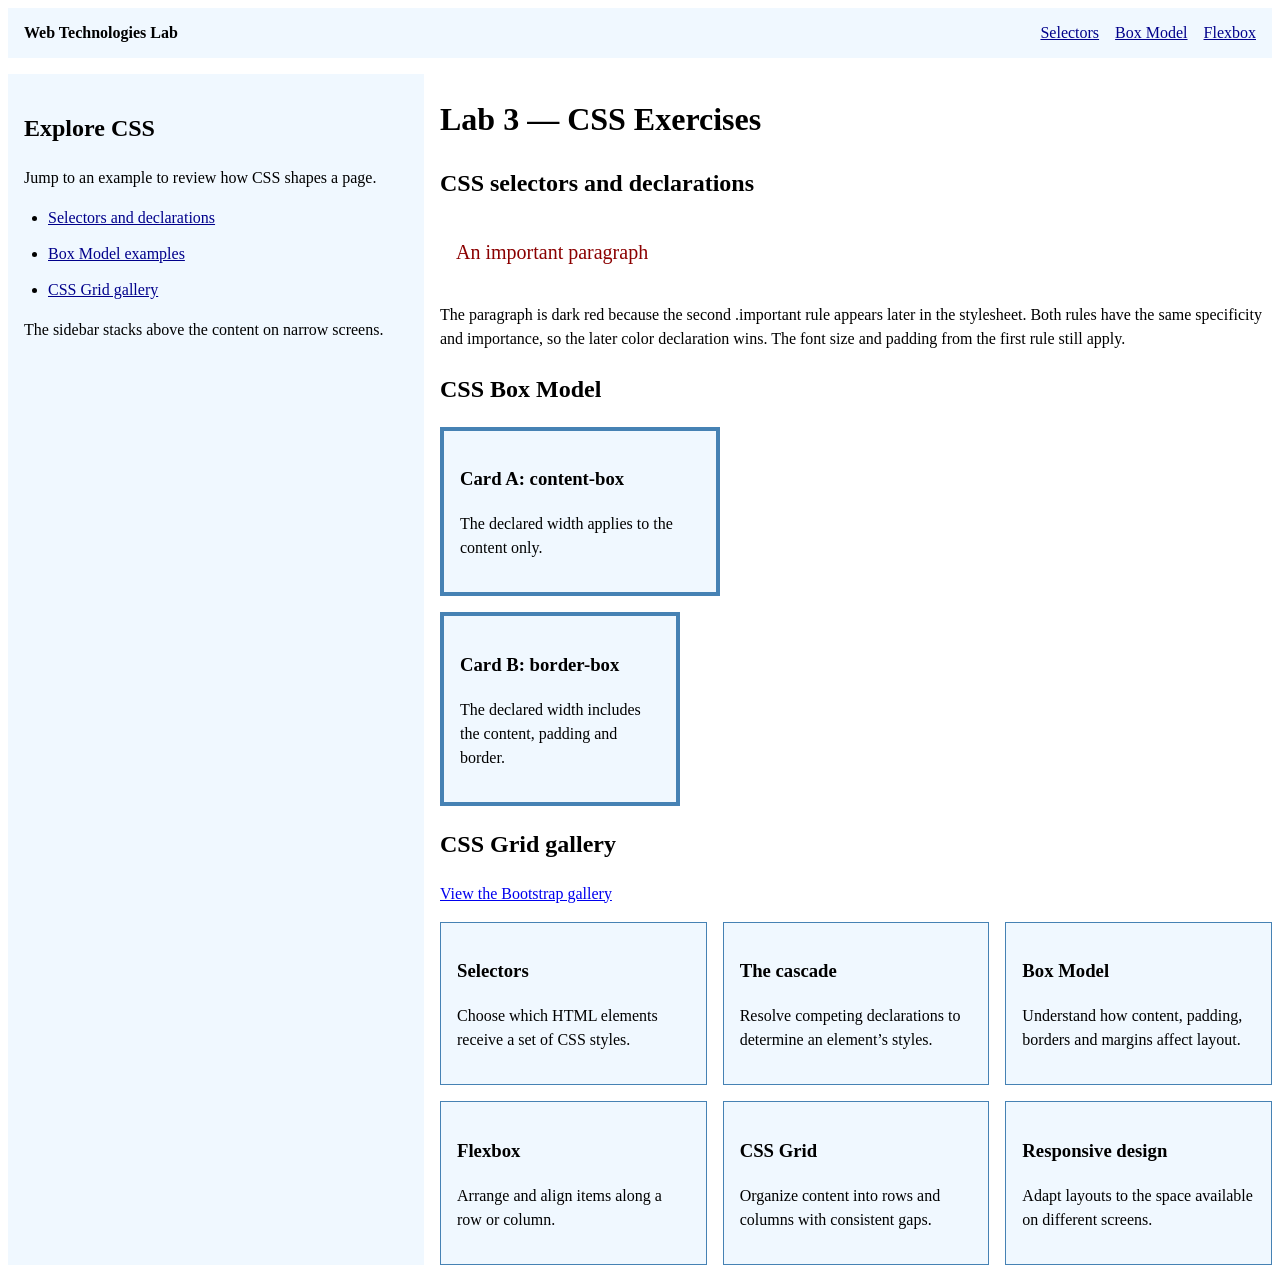
<file: project-lab/index.html>
<!DOCTYPE html>
<html lang="en">
<head>
    <meta charset="UTF-8">
    <meta name="viewport" content="width=device-width, initial-scale=1.0">
    <title>Lab 3 — CSS Exercises</title>
    <link rel="stylesheet" href="css/style.css">
</head>
<body>
    <a class="skip-link" href="#main-content">Skip to main content</a>
    <nav id="navigation" aria-label="Lab exercises">
        <span class="brand">Web Technologies Lab</span>

        <ul class="nav-links">
            <li><a href="#selectors-title">Selectors</a></li>
            <li><a href="#box-model-title">Box Model</a></li>
            <li><a href="#navigation">Flexbox</a></li>
        </ul>
    </nav>

    <div class="layout">
    <aside class="sidebar" aria-labelledby="sidebar-title">
        <h2 id="sidebar-title">Explore CSS</h2>
        <p>Jump to an example to review how CSS shapes a page.</p>
        <ul>
            <li><a href="#selectors-title">Selectors and declarations</a></li>
            <li><a href="#box-model-title">Box Model examples</a></li>
            <li><a href="#gallery-title">CSS Grid gallery</a></li>
        </ul>
        <p>The sidebar stacks above the content on narrow screens.</p>
    </aside>

    <main id="main-content" tabindex="-1">
        <h1>Lab 3 — CSS Exercises</h1>

        <section aria-labelledby="selectors-title">
            <h2 id="selectors-title">CSS selectors and declarations</h2>

            <p class="important">An important paragraph</p>

            <p>
                The paragraph is dark red because the second .important rule
                appears later in the stylesheet. Both rules have the same
                specificity and importance, so the later color declaration wins.
                The font size and padding from the first rule still apply.
            </p>
        </section>

        <section aria-labelledby="box-model-title">
            <h2 id="box-model-title">CSS Box Model</h2>

            <div class="card-a">
                <h3>Card A: content-box</h3>
                <p>The declared width applies to the content only.</p>
            </div>

            <div class="card-b">
                <h3>Card B: border-box</h3>
                <p>The declared width includes the content, padding and border.</p>
            </div>
        </section>

        <section aria-labelledby="gallery-title">
            <h2 id="gallery-title">CSS Grid gallery</h2>
            <p><a href="bootstrap-gallery.html">View the Bootstrap gallery</a></p>

            <div class="gallery">
                <article class="gallery-card">
                    <h3>Selectors</h3>
                    <p>Choose which HTML elements receive a set of CSS styles.</p>
                </article>

                <article class="gallery-card">
                    <h3>The cascade</h3>
                    <p>Resolve competing declarations to determine an element’s styles.</p>
                </article>

                <article class="gallery-card">
                    <h3>Box Model</h3>
                    <p>Understand how content, padding, borders and margins affect layout.</p>
                </article>

                <article class="gallery-card">
                    <h3>Flexbox</h3>
                    <p>Arrange and align items along a row or column.</p>
                </article>

                <article class="gallery-card">
                    <h3>CSS Grid</h3>
                    <p>Organize content into rows and columns with consistent gaps.</p>
                </article>
                
                <article class="gallery-card">
                    <h3>Responsive design</h3>
                    <p>Adapt layouts to the space available on different screens.</p>
                </article>
            </div>
        </section>
    </main>
    </div>
</body>
</html>
</file>
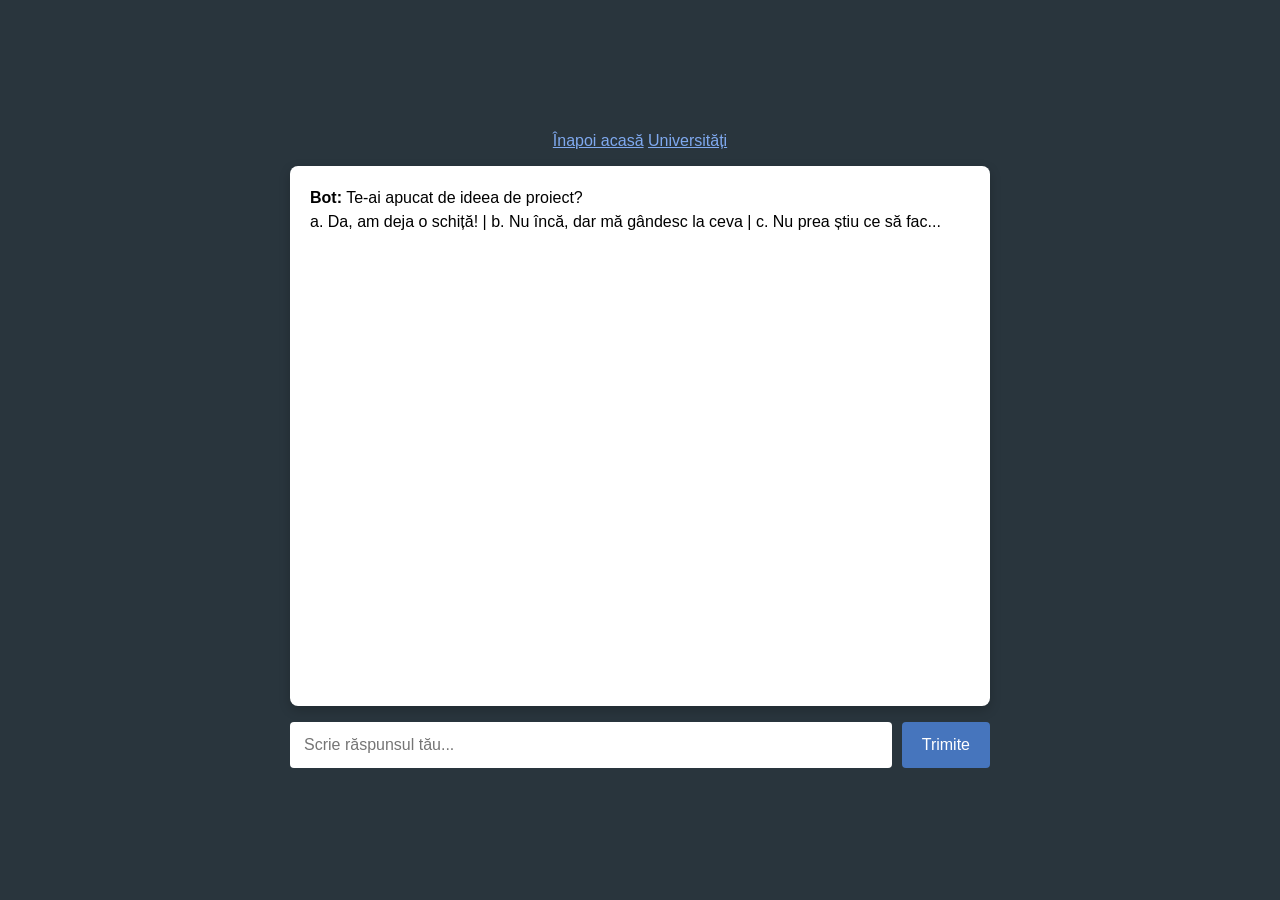
<file: HTML/chatbot.html>
<!DOCTYPE html>
<html lang="en">
	<head>
		<meta charset="UTF-8">
		<meta name="viewport" content="width=device-width, initial-scale=1.0">
		<title>Chatbot</title>
		<link rel="stylesheet" href="../CSS/style.css">
		<link rel="stylesheet" href="../CSS/chatbot_style.css">
	</head>

	<body>
		<nav class="chat-navigation" aria-label="Navigare principală">
			<a href="home.html">Înapoi acasă</a>
			<a href="universities.html">Universități</a>
		</nav>
		<div class="chat-container" id="chat-container"></div>
		<form id="chat-form">
			<input type="text" id="user-input" placeholder="Scrie răspunsul tău...">
			<button type="submit">Trimite</button>
		</form>
		<script src="../JS/chatbot_js.js"></script>
	</body>
</html>
</file>
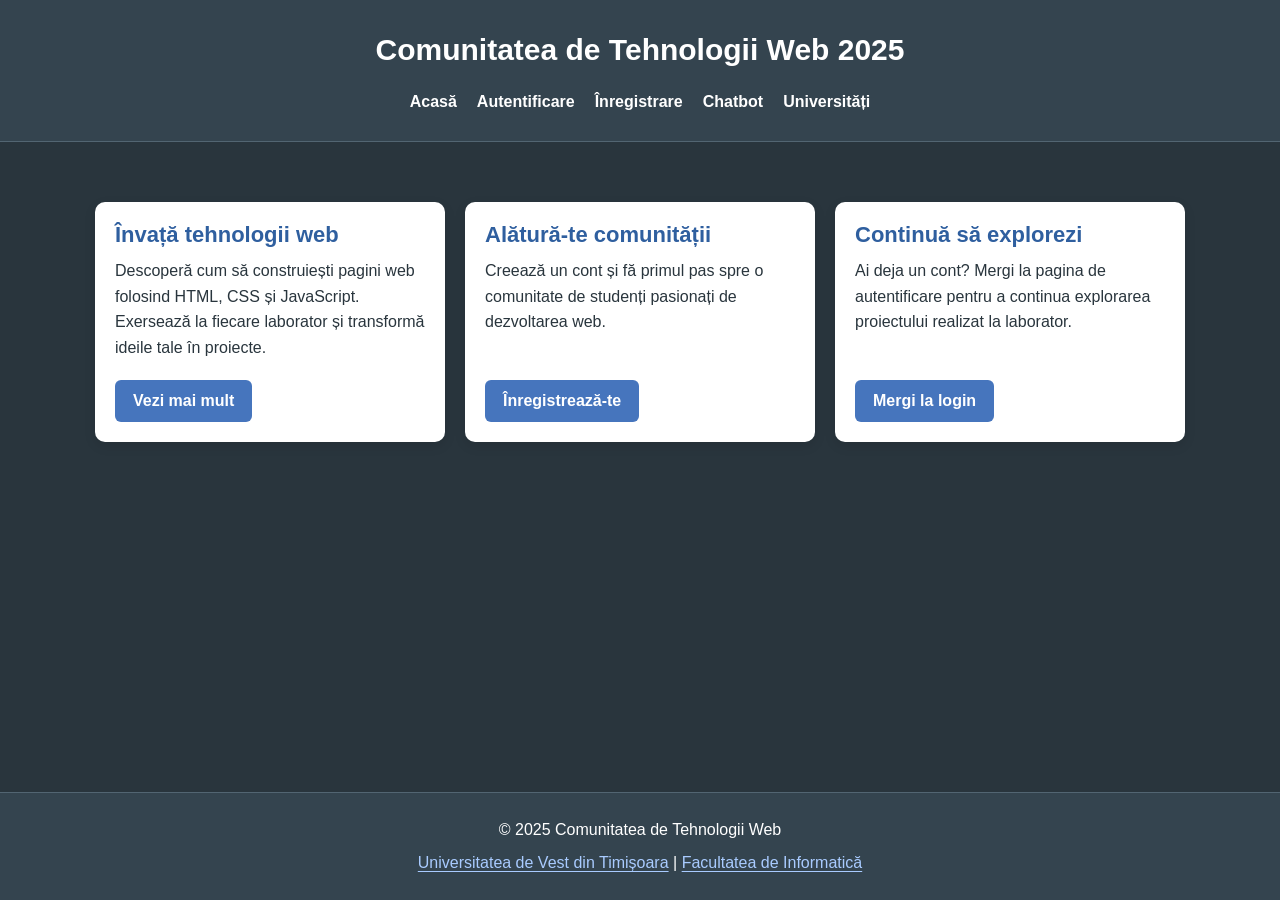
<file: HTML/home.html>
<!DOCTYPE html>
<html lang="ro">
	<head>
		<meta charset="UTF-8">
		<meta name="viewport" content="width=device-width, initial-scale=1.0">
		<title>Acasă | Comunitatea de Tehnologii Web</title>
		<link rel="stylesheet" href="../CSS/style.css">
		<link rel="stylesheet" href="../CSS/home_style.css">
	</head>

	<body>
		<header>
			<div class="container">
				<h1>Comunitatea de Tehnologii Web 2025</h1>
				<nav aria-label="Navigare principală">
					<a href="home.html" aria-current="page">Acasă</a>
					<a href="login.html">Autentificare</a>
					<a href="register.html">Înregistrare</a>
					<a href="chatbot.html">Chatbot</a>
					<a href="universities.html">Universități</a>
				</nav>
			</div>
		</header>

		<main class="container">
			<section class="columns" aria-label="Descoperă comunitatea">
				<div class="column">
					<h2>Învață tehnologii web</h2>
					<p>Descoperă cum să construiești pagini web folosind HTML, CSS și JavaScript. Exersează la fiecare laborator și transformă ideile tale în proiecte.</p>
					<a href="chatbot.html" class="btn">Vezi mai mult</a>
				</div>

				<div class="column">
					<h2>Alătură-te comunității</h2>
					<p>Creează un cont și fă primul pas spre o comunitate de studenți pasionați de dezvoltarea web.</p>
					<a href="register.html" class="btn">Înregistrează-te</a>
				</div>

				<div class="column">
					<h2>Continuă să explorezi</h2>
					<p>Ai deja un cont? Mergi la pagina de autentificare pentru a continua explorarea proiectului realizat la laborator.</p>
					<a href="login.html" class="btn">Mergi la login</a>
				</div>
			</section>
		</main>

		<footer>
			<div class="container">
				<p>&copy; 2025 Comunitatea de Tehnologii Web</p>
				<p>
					<a href="https://www.uvt.ro/">Universitatea de Vest din Timișoara</a> |
					<a href="https://fmi.uvt.ro/">Facultatea de Informatică</a>
				</p>
			</div>
		</footer>
	</body>
</html>
</file>
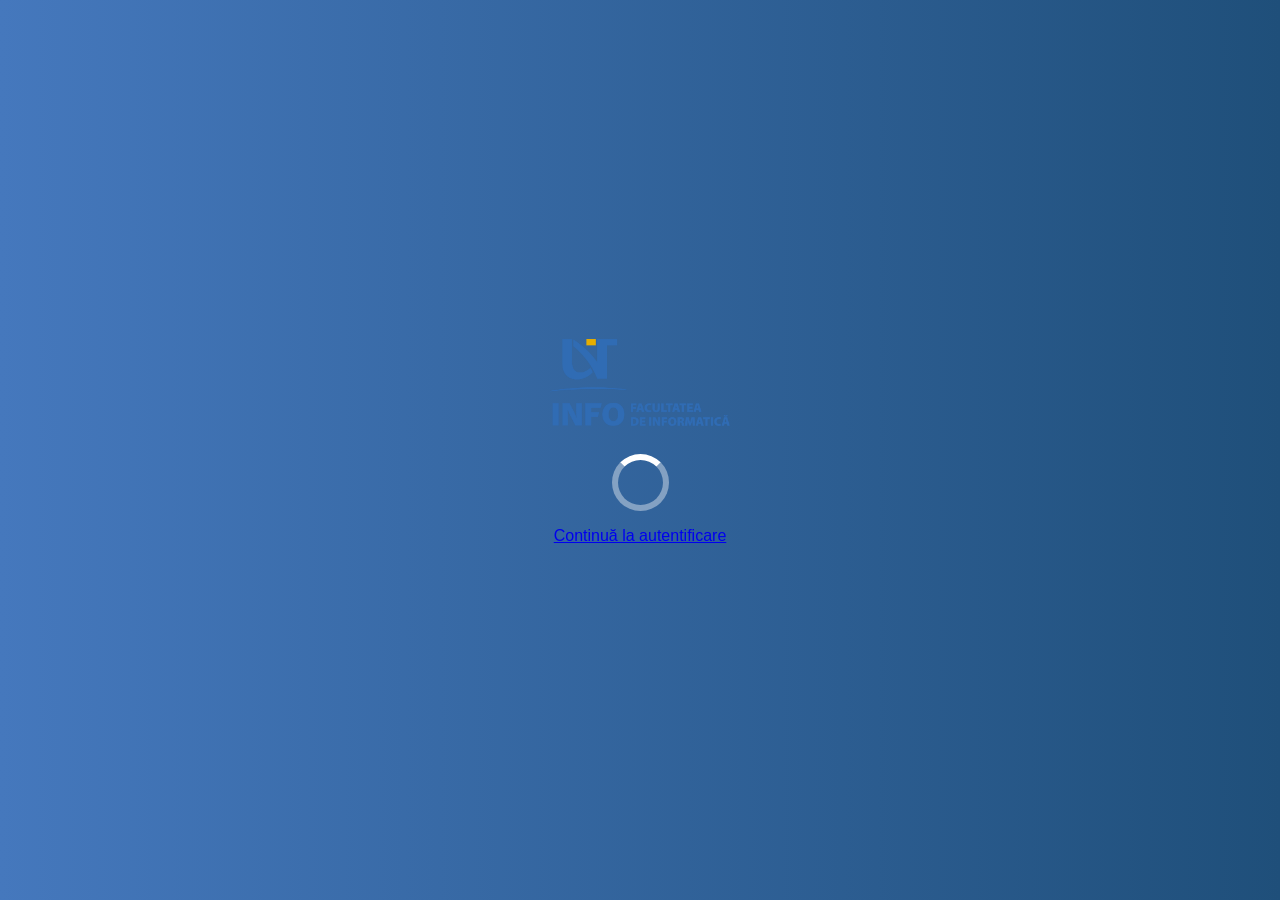
<file: HTML/loading.html>
<!DOCTYPE html>
<html lang="en">
	<head>
		<meta charset="UTF-8">

		<meta name="viewport" content="width=device-width, initial-scale=1.0">
		<title>Loading...</title>
		<meta http-equiv="refresh" content="2;url=login.html">
		<link rel="stylesheet" href="../CSS/style.css">
		<link rel="stylesheet" href="../CSS/loading_style.css">
	</head>

	<body>
		<div class="loading-container">
			<img src="../MEDIA/UVT_Info_logo.png" alt="FMI Logo" class="logo">
			<div class="loader"></div>
			<p><a href="login.html">Continuă la autentificare</a></p>
		</div>
	</body>
</html>
</file>
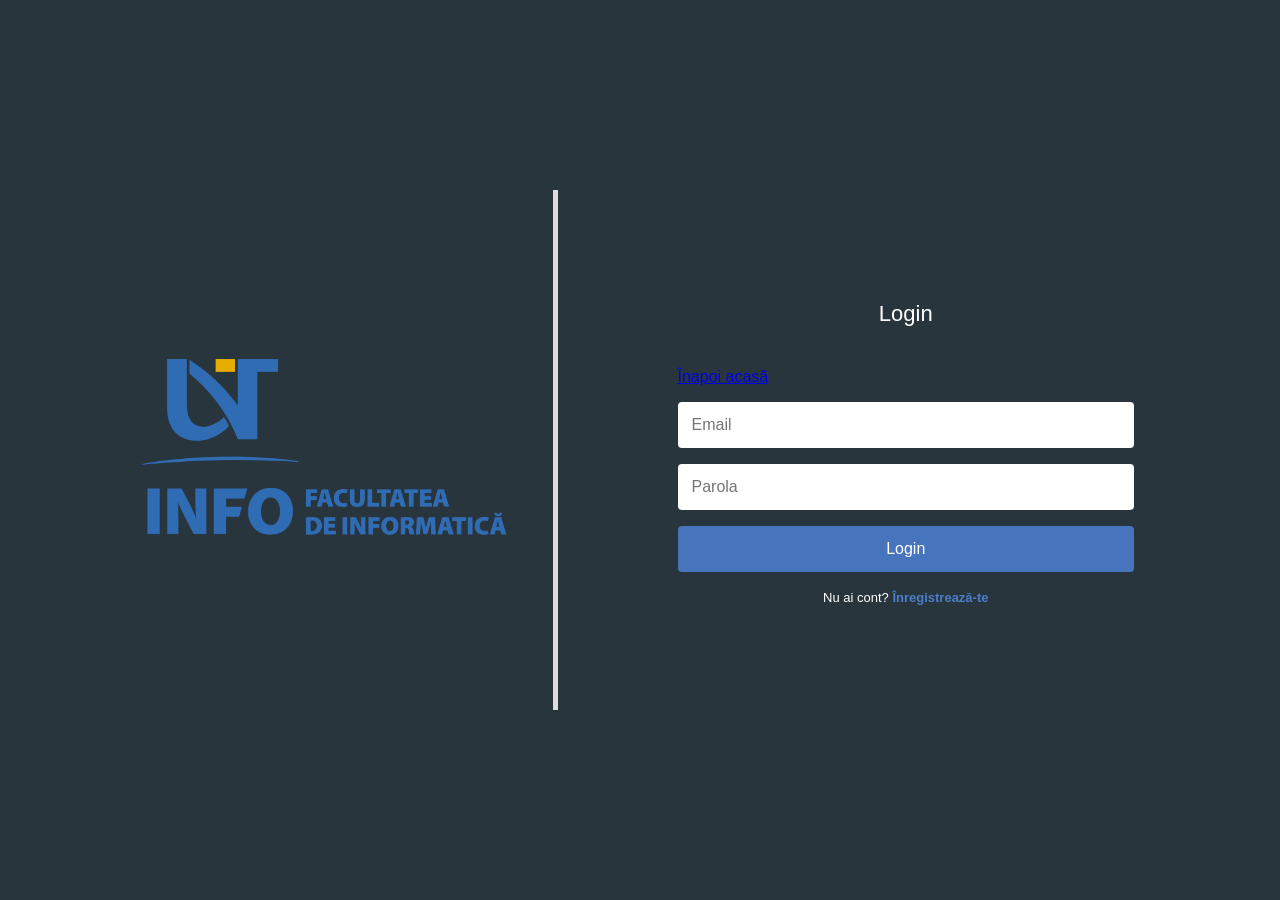
<file: HTML/login.html>
<!DOCTYPE html>
<html lang="en">
	<head>
		<meta charset="UTF-8">

		<meta name="viewport" content="width=device-width, initial-scale=1.0">
		<title>Login Page</title>
		<link rel="stylesheet" href="../CSS/style.css">
		<link rel="stylesheet" href="../CSS/login_style.css">
	</head>

	<body>
		<div class="login-container">
			<div class="login-image">
				<img src="../MEDIA/UVT_Info_logo.png" alt="TW Logo">
			</div>

			<div class="separator"></div>

			<form class="login-form" id="loginForm">
				<h2>Login</h2>
				<p><a href="home.html">Înapoi acasă</a></p>

				<input type="email" id="email" placeholder="Email">
				<input type="password" id="password" placeholder="Parola">

				<button type="submit">Login</button>

				<p class="register-text">
					Nu ai cont? <a href="register.html">Înregistrează-te</a>
				</p>
			</form>
		</div>
        
		<script src="../JS/login_js.js"></script>
	</body>
</html>
</file>
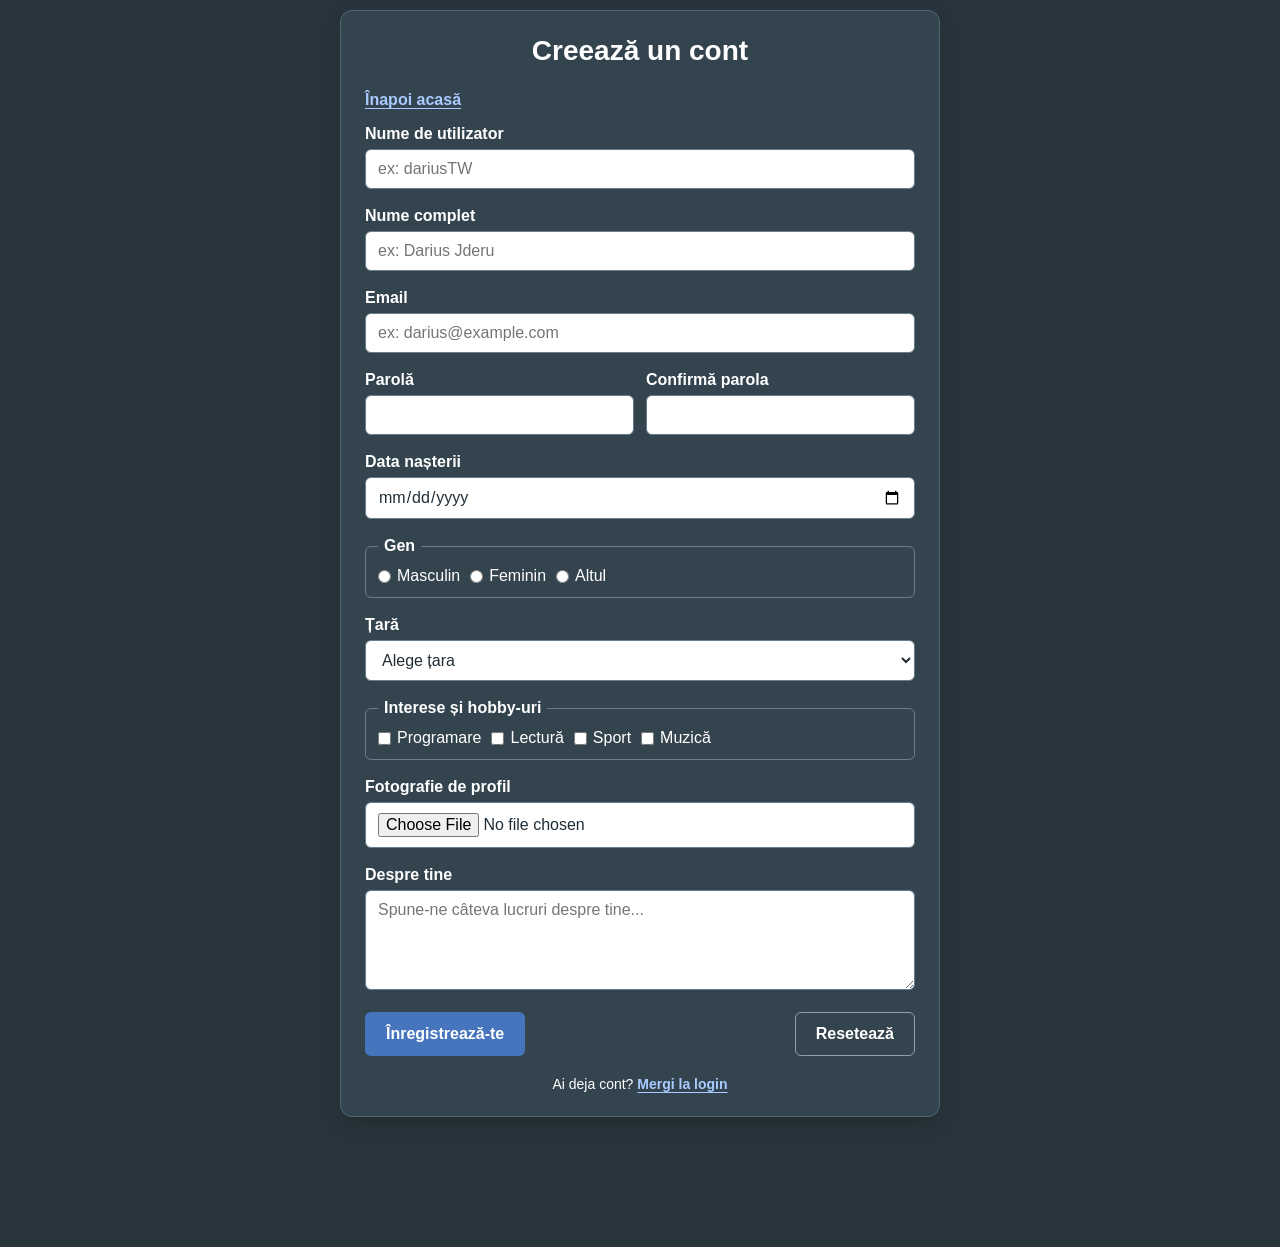
<file: HTML/register.html>
<!DOCTYPE html>
<html lang="ro">
	<head>
		<meta charset="UTF-8">
		<meta name="viewport" content="width=device-width, initial-scale=1.0">
		<title>Înregistrare</title>
		<link rel="stylesheet" href="../CSS/style.css">
		<link rel="stylesheet" href="../CSS/register_style.css">
	</head>

	<body>
		<main class="page">
			<section class="card">
				<h1>Creează un cont</h1>
				<p><a class="back-home" href="home.html">Înapoi acasă</a></p>

				<form class="register-form" action="#" method="post" enctype="multipart/form-data">
					<div class="row">
						<label for="username">Nume de utilizator</label>
						<input type="text" id="username" name="username" placeholder="ex: dariusTW" autocomplete="username" required>
					</div>

					<div class="row">
						<label for="full_name">Nume complet</label>
						<input type="text" id="full_name" name="full_name" placeholder="ex: Darius Jderu" autocomplete="name" required>
					</div>

					<div class="row">
						<label for="email">Email</label>
						<input type="email" id="email" name="email" placeholder="ex: darius@example.com" autocomplete="email" required>
					</div>

					<div class="row two-col">
						<div>
							<label for="password">Parolă</label>
							<input type="password" id="password" name="password" autocomplete="new-password" required>
						</div>
						<div>
							<label for="confirm_password">Confirmă parola</label>
							<input type="password" id="confirm_password" name="confirm_password" autocomplete="new-password" required>
						</div>
					</div>

					<div class="row">
						<label for="birth_date">Data nașterii</label>
						<input type="date" id="birth_date" name="birth_date" autocomplete="bday" required>
					</div>

					<fieldset class="row">
						<legend>Gen</legend>
						<div class="radio-group">
							<label for="gender_male"><input type="radio" id="gender_male" name="gender" value="male" required> Masculin</label>
							<label for="gender_female"><input type="radio" id="gender_female" name="gender" value="female"> Feminin</label>
							<label for="gender_other"><input type="radio" id="gender_other" name="gender" value="other"> Altul</label>
						</div>
					</fieldset>

					<div class="row">
						<label for="country">Țară</label>
						<select id="country" name="country" autocomplete="country-name" required>
							<option value="" disabled selected>Alege țara</option>
							<option value="Romania">România</option>
							<option value="Moldova">Republica Moldova</option>
							<option value="Germany">Germania</option>
							<option value="France">Franța</option>
							<option value="Italy">Italia</option>
							<option value="other">Altă țară</option>
						</select>
					</div>

					<fieldset class="row">
						<legend>Interese și hobby-uri</legend>
						<div class="checkbox-grid">
							<label for="hobby_coding"><input type="checkbox" id="hobby_coding" name="hobbies" value="coding"> Programare</label>
							<label for="hobby_reading"><input type="checkbox" id="hobby_reading" name="hobbies" value="reading"> Lectură</label>
							<label for="hobby_sports"><input type="checkbox" id="hobby_sports" name="hobbies" value="sports"> Sport</label>
							<label for="hobby_music"><input type="checkbox" id="hobby_music" name="hobbies" value="music"> Muzică</label>
						</div>
					</fieldset>

					<div class="row">
						<label for="profile_picture">Fotografie de profil</label>
						<input type="file" id="profile_picture" name="profile_picture" accept="image/*">
					</div>

					<div class="row">
						<label for="bio">Despre tine</label>
						<textarea id="bio" name="bio" rows="4" placeholder="Spune-ne câteva lucruri despre tine..."></textarea>
					</div>

					<div class="actions">
						<button type="submit" class="btn primary">Înregistrează-te</button>
						<button type="reset" class="btn ghost">Resetează</button>
					</div>

					<p class="login-link">Ai deja cont?
						<a href="login.html">Mergi la login</a>
					</p>
				</form>
			</section>
		</main>
	</body>
</html>
</file>
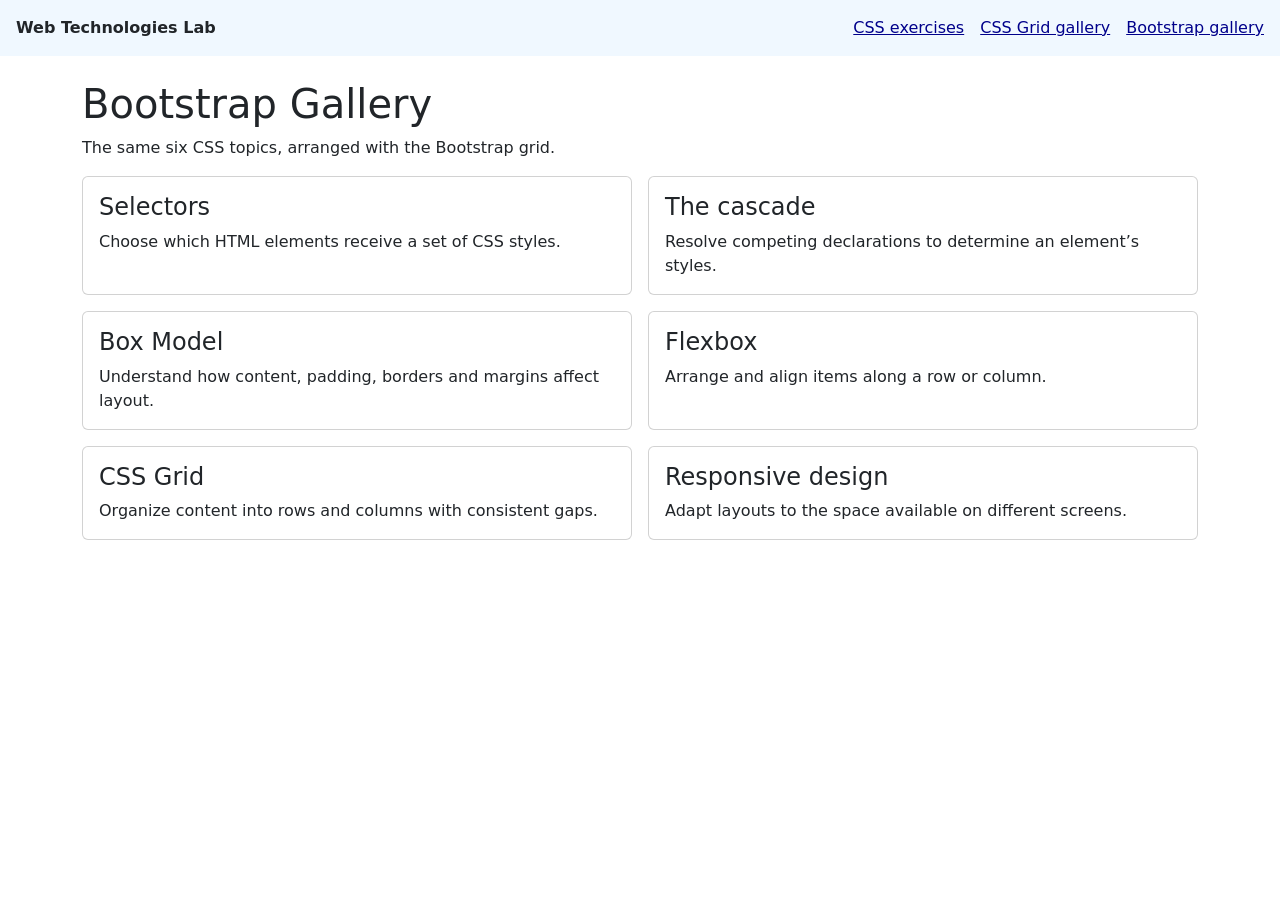
<file: project-lab/bootstrap-gallery.html>
<!DOCTYPE html>
<html lang="en">
<head>
    <meta charset="UTF-8">
    <meta name="viewport" content="width=device-width, initial-scale=1.0">
    <title>Lab 3 — Bootstrap Gallery</title>
    <link href="https://cdn.jsdelivr.net/npm/bootstrap@5.3.8/dist/css/bootstrap.min.css" rel="stylesheet" integrity="sha384-sRIl4kxILFvY47J16cr9ZwB07vP4J8+LH7qKQnuqkuIAvNWLzeN8tE5YBujZqJLB" crossorigin="anonymous">
    <link rel="stylesheet" href="css/style.css">
</head>
<body>
    <a class="skip-link" href="#main-content">Skip to main content</a>
    <nav aria-label="Gallery navigation">
        <span class="brand">Web Technologies Lab</span>
        <ul class="nav-links">
            <li><a href="index.html">CSS exercises</a></li>
            <li><a href="index.html#gallery-title">CSS Grid gallery</a></li>
            <li><a href="bootstrap-gallery.html" aria-current="page">Bootstrap gallery</a></li>
        </ul>
    </nav>

    <main id="main-content" class="container py-4" tabindex="-1">
        <h1>Bootstrap Gallery</h1>
        <p>The same six CSS topics, arranged with the Bootstrap grid.</p>

        <div class="row g-3">
            <div class="col-12 col-md-6">
                <article class="card h-100">
                    <div class="card-body">
                        <h2 class="card-title h4">Selectors</h2>
                        <p class="card-text">Choose which HTML elements receive a set of CSS styles.</p>
                    </div>
                </article>
            </div>
            <div class="col-12 col-md-6">
                <article class="card h-100">
                    <div class="card-body">
                        <h2 class="card-title h4">The cascade</h2>
                        <p class="card-text">Resolve competing declarations to determine an element’s styles.</p>
                    </div>
                </article>
            </div>
            <div class="col-12 col-md-6">
                <article class="card h-100">
                    <div class="card-body">
                        <h2 class="card-title h4">Box Model</h2>
                        <p class="card-text">Understand how content, padding, borders and margins affect layout.</p>
                    </div>
                </article>
            </div>
            <div class="col-12 col-md-6">
                <article class="card h-100">
                    <div class="card-body">
                        <h2 class="card-title h4">Flexbox</h2>
                        <p class="card-text">Arrange and align items along a row or column.</p>
                    </div>
                </article>
            </div>
            <div class="col-12 col-md-6">
                <article class="card h-100">
                    <div class="card-body">
                        <h2 class="card-title h4">CSS Grid</h2>
                        <p class="card-text">Organize content into rows and columns with consistent gaps.</p>
                    </div>
                </article>
            </div>
            <div class="col-12 col-md-6">
                <article class="card h-100">
                    <div class="card-body">
                        <h2 class="card-title h4">Responsive design</h2>
                        <p class="card-text">Adapt layouts to the space available on different screens.</p>
                    </div>
                </article>
            </div>
        </div>
    </main>
</body>
</html>
</file>
<file: project-lab/css/style.css>
/* Shared stylesheet for the Lab 3 exercises. */

.important {
    color: royalblue;
    font-size: 20px;
    padding: 16px;
}

.important {
    color: darkred;
}

.card-a,
.card-b {
    width: 240px;
    padding: 16px;
    border: 4px solid steelblue;
    margin-bottom: 16px;
    background-color: aliceblue;
}

.card-a {
    box-sizing: content-box;
}

.card-b {
    box-sizing: border-box;
}

nav {
    display: flex;
    justify-content: space-between;
    align-items: center;
    gap: 1rem;
    flex-wrap: wrap;
    padding: 1rem;
    background-color: aliceblue;
}

.brand {
    font-weight: bold;
}

.nav-links {
    display: flex;
    align-items: center;
    flex-wrap: wrap;
    gap: 1rem;
    margin: 0;
    padding: 0;
    list-style: none;
}

.nav-links a {
    color: darkblue;
}

.nav-links a:focus-visible {
    outline: 2px solid darkblue;
    outline-offset: 4px;
}

.gallery {
    display: grid;
    grid-template-columns: repeat(auto-fit, minmax(min(100%, 240px), 1fr));
    gap: 1rem;
    max-width: 960px;
}

.gallery-card {
    padding: 1rem;
    border: 1px solid steelblue;
    background-color: aliceblue;
    overflow-wrap: anywhere;
}

.layout {
    display: grid;
    grid-template-columns: 1fr;
    gap: 1rem;
    margin-top: 1rem;
    line-height: 1.5;
    overflow-wrap: anywhere;
}

.layout > * {
    min-width: 0;
}

.sidebar {
    padding: 1rem;
    background-color: aliceblue;
    align-self: start;
}

.sidebar ul {
    padding-left: 1.5rem;
}

.sidebar li + li {
    margin-top: 0.75rem;
}

.sidebar a {
    color: darkblue;
}

a:focus-visible,
main:focus-visible {
    outline: 2px solid darkblue;
    outline-offset: 4px;
}

.skip-link {
    position: absolute;
    top: 0;
    left: 0;
    transform: translateY(-150%);
    padding: 0.75rem;
    background-color: white;
    color: darkblue;
    z-index: 1;
}

.skip-link:focus {
    transform: translateY(0);
}

/* At 768px, there is room for a sidebar and a wider reading area. */
@media (min-width: 768px) {
    .layout {
        grid-template-columns: 1fr 2fr;
    }

    .sidebar {
        align-self: stretch;
    }
}
</file>
<file: CSS/style.css>
body {
	margin: 0;
	padding: 0;
	display: flex;
	justify-content: center;
	align-items: center;
	height: 100vh;
	font-family: Arial, sans-serif;
}
</file>
<file: CSS/chatbot_style.css>
.chat-navigation {
	margin-bottom: 16px;
}

.chat-navigation a {
	color: #7fa9ef;
}

body {
	background-color: #29353d;
	display: flex;
	justify-content: center;
	align-items: center;
	height: 100vh;
	margin: 0;
	flex-direction: column;
}

.chat-container {
	box-sizing: border-box;
	max-width: 700px;
	width: 90%;
	height: 60vh;
	padding: 20px;
	background-color: #ffffff;
	border-radius: 8px;
	box-shadow: 0 4px 12px rgba(0, 0, 0, 0.2);
	margin-bottom: 16px;
	overflow-y: auto;
}

.message {
	margin-bottom: 16px;
	line-height: 1.5;
	overflow-wrap: anywhere;
}

#chat-form {
	display: flex;
	gap: 10px;
	max-width: 700px;
	width: 90%;
}

#user-input {
	flex: 1;
	min-width: 0;
	padding: 14px;
	border: none;
	border-radius: 4px;
	font-size: 16px;
}

#user-input:focus {
	outline: 2px solid #4b7ec9;
}

#chat-form button {
	padding: 14px 20px;
	background-color: #4675bd;
	border: none;
	border-radius: 4px;
	color: white;
	font-size: 16px;
	cursor: pointer;
	transition: background-color 0.3s;
}

#chat-form button:hover {
	background-color: #2f5f9f;
}
</file>
<file: CSS/home_style.css>
* {
	box-sizing: border-box;
	margin: 0;
	padding: 0;
}

html, body {
	height: 100%;
}

body {
	display: flex;
	flex-direction: column;
	justify-content: flex-start;
	align-items: stretch;
	background-color: #29353d;
	color: #ffffff;
	font-family: Arial, sans-serif;
}

main {
	width: 1100px;
	margin: 0 auto;
	flex: 1;
	padding: 20px 5px;
}

header {
	background-color: #34444f;
	padding: 30px 20px;
	text-align: center;
	border-bottom: 1px solid #526572;
}

header h1 {
	margin-bottom: 24px;
	font-size: 30px;
	line-height: 1.3;
}

header nav {
	display: flex;
	justify-content: center;
	gap: 20px;
}

header nav a {
	color: #ffffff;
	text-decoration: none;
	font-weight: bold;
}

header nav a:hover {
	color: #a9cbff;
}

.columns {
	display: flex;
	gap: 20px;
	margin: 40px 0;
	flex-wrap: wrap;
}

.column {
	background-color: #fff;
	padding: 20px;
	border-radius: 10px;
	width: 350px;
	box-shadow: 0 4px 12px rgba(0, 0, 0, 0.1);
	color: #29353d;
	display: flex;
	flex-direction: column;
	align-items: flex-start;
}

.column h2 {
	margin-bottom: 10px;
	color: #2f5f9f;
	font-size: 22px;
}

.column p {
	margin-bottom: 20px;
	font-size: 16px;
	line-height: 1.6;
}

.btn {
	display: inline-block;
	padding: 12px 18px;
	border-radius: 6px;
	background-color: #4675bd;
	color: #ffffff;
	text-decoration: none;
	font-weight: bold;
	margin-top: auto;
	transition: background-color 0.2s;
}

.btn:hover {
	background-color: #2f5f9f;
}

footer {
	background-color: #34444f;
	padding: 24px 20px;
	text-align: center;
	line-height: 1.6;
	border-top: 1px solid #526572;
}

footer p + p {
	margin-top: 8px;
}

footer a {
	color: #a9cbff;
	text-underline-offset: 3px;
}

footer a:hover {
	color: #d4e5ff;
}

header, footer {
	flex-shrink: 0;
}

a:focus-visible {
	outline: 2px solid #8bb8ff;
	outline-offset: 4px;
}

@media (max-width: 900px) {
    main {
        width: 800px;
    }

    .columns {
        justify-content: center; 
    }

    .column {
        width: 300px; 
    }
}

@media (max-width: 750px) {
    main {
        width: 350px;
        padding: 10px 0;
    }

    .columns {
        flex-direction: column;
        gap: 15px;
        margin: 20px 0;
    }

    .column { 
        width: 100%;
    }

    header nav {
        flex-direction: column;
        gap: 10px;
    }
}
</file>
<file: CSS/loading_style.css>
body {
	background: linear-gradient(90deg, #4578bd, #1f4f7a);
}

.loading-container {
	display: flex;
	flex-direction: column;
	align-items: center;
	justify-content: center;
}

.logo {
	width: 180px;
	height: auto;
	margin-bottom: 25px;
}

.loader {
	border: 6px solid rgba(255, 255, 255, 0.4);
	border-top: 6px solid white;
	border-radius: 50%;
	width: 45px;
	height: 45px;
	animation: spin 1s linear infinite;
}

@keyframes spin {
	0% {
		transform: rotate(0deg);
	}

	100% {
		transform: rotate(360deg);
	}
}
</file>
<file: CSS/login_style.css>
body {
	background-color: #29353d;
}

.login-container {
	display: flex;
	width: 85%;
	max-width: 1100px;
	height: 520px;
	min-height: 450px;
}

.login-image {
	flex: 1;
	display: flex;
	justify-content: center;
	align-items: center;
	overflow: hidden;
}

.login-image img {
	width: 80%;
	height: auto;
	object-fit: contain;
}

.separator {
	width: 5px;
	background-color: #dddddd;
}

.login-form {
	flex: 1;
	display: flex;
	flex-direction: column;
	justify-content: center;
	margin-left: 70px;
	padding: 50px;
	color: white;
}

.login-form h2 {
	margin-bottom: 25px;
	text-align: center;
	font-weight: normal;
	font-size: 22px;
}

.login-form input {
	padding: 14px;
	margin-bottom: 16px;
	border: none;
	border-radius: 4px;
	font-size: 16px;
}

input:focus {
	outline: 1px solid #4b7ec9;
}

input:hover {
	transform: scale(1.02);
	transition: all .1s ease-in-out;
}

.login-form button {
	padding: 14px;
	background-color: #4675bd;
	border: none;
	border-radius: 4px;
	color: white;
	font-size: 16px;
	cursor: pointer;
	transition: background 0.3s;
}

.login-form button:hover {
	background-color: #2f5f9f;
}

.register-text {
	margin-top: 18px;
	text-align: center;
	font-size: 13px;
	color: white;
}

.register-text a {
	color: #4b7ec9;
	text-decoration: none;
	font-weight: bold;
	transition: color 0.3s;
}

.register-text a:hover {
	color: #7fa9ef;
}
</file>
<file: CSS/register_style.css>
html, body {
	background: #29353d;
	color: #ffffff;
	margin-top: 0;
	margin-bottom: 60px;
}

.page {
	display: flex;
	justify-content: center;
	align-items: flex-start;
	padding: 10px;
}

.card {
	max-width: 600px;
	width: 100%;
	padding: 24px;
	background: #34444f;
	border: 1px solid #526572;
	border-radius: 12px;
	box-sizing: border-box;
	box-shadow: 0 8px 24px rgba(0, 0, 0, 0.2);
}

h1 {
	margin: 0 0 24px;
	text-align: center;
	font-size: 28px;
}

.row {
	margin-bottom: 18px;
	text-align: left;
}

.row label {
	display: block;
	margin-bottom: 6px;
	font-weight: 600;
}

input, select, textarea {
	width: 100%;
	border-radius: 6px;
	border: 1px solid #687e8d;
	background: #ffffff;
	color: #202d36;
	font-size: 16px;
	box-sizing: border-box;
	padding: 10px 12px;
	font-family: inherit;
}

input:focus, select:focus, textarea:focus {
	outline: 2px solid #8bb8ff;
	outline-offset: 2px;
	border-color: #4675bd;
}

.two-col {
	display: flex;
	gap: 12px;
}

.two-col > div {
	flex: 1;
	min-width: 0;
}

.checkbox-grid {
	display: flex;
	gap: 10px;
	flex-wrap: wrap;
}

.actions {
	display: flex;
	justify-content: space-between;
	margin-top: 16px;
	gap: 12px;
	flex-wrap: wrap;
}

.btn {
	padding: 12px 20px;
	border: 1px solid transparent;
	border-radius: 6px;
	font: inherit;
	font-weight: 600;
	cursor: pointer;
	transition: background-color 0.2s;
}

.btn.primary {
	background: #4675bd;
	color: #ffffff;
}

.btn.ghost {
	background: transparent;
	color: #ffffff;
	border-color: #8ba0af;
}

.login-link {
	margin: 20px 0 0;
	text-align: center;
	font-size: 14px;
}

.login-link a {
	color: #a9cbff;
	font-weight: 600;
	text-underline-offset: 3px;
}

body {
	display: block;
	height: auto;
}

fieldset.row {
	min-width: 0;
	margin-left: 0;
	margin-right: 0;
	padding: 12px;
	border: 1px solid #687e8d;
	border-radius: 6px;
}

legend {
	padding: 0 6px;
	font-weight: 600;
}

.radio-group {
	display: flex;
	gap: 10px;
	flex-wrap: wrap;
}

.radio-group label, .checkbox-grid label {
	display: flex;
	align-items: center;
	gap: 6px;
	margin-bottom: 0;
	font-weight: normal;
	cursor: pointer;
}

input[type="radio"], input[type="checkbox"] {
	width: auto;
	margin: 0;
	accent-color: #4675bd;
}

textarea {
	resize: vertical;
	min-height: 100px;
}

.btn.primary:hover {
	background-color: #2f5f9f;
}

.btn.ghost:hover {
	background-color: #435966;
}

.btn:focus-visible, .login-link a:focus-visible {
	outline: 2px solid #8bb8ff;
	outline-offset: 3px;
}

.login-link a:hover {
	color: #d4e5ff;
}

.back-home,
.back-home:visited {
	color: #a9cbff;
	font-weight: 600;
	text-underline-offset: 3px;
}

.back-home:hover {
	color: #d4e5ff;
}

.back-home:focus-visible {
	outline: 2px solid #8bb8ff;
	outline-offset: 3px;
}
</file>
